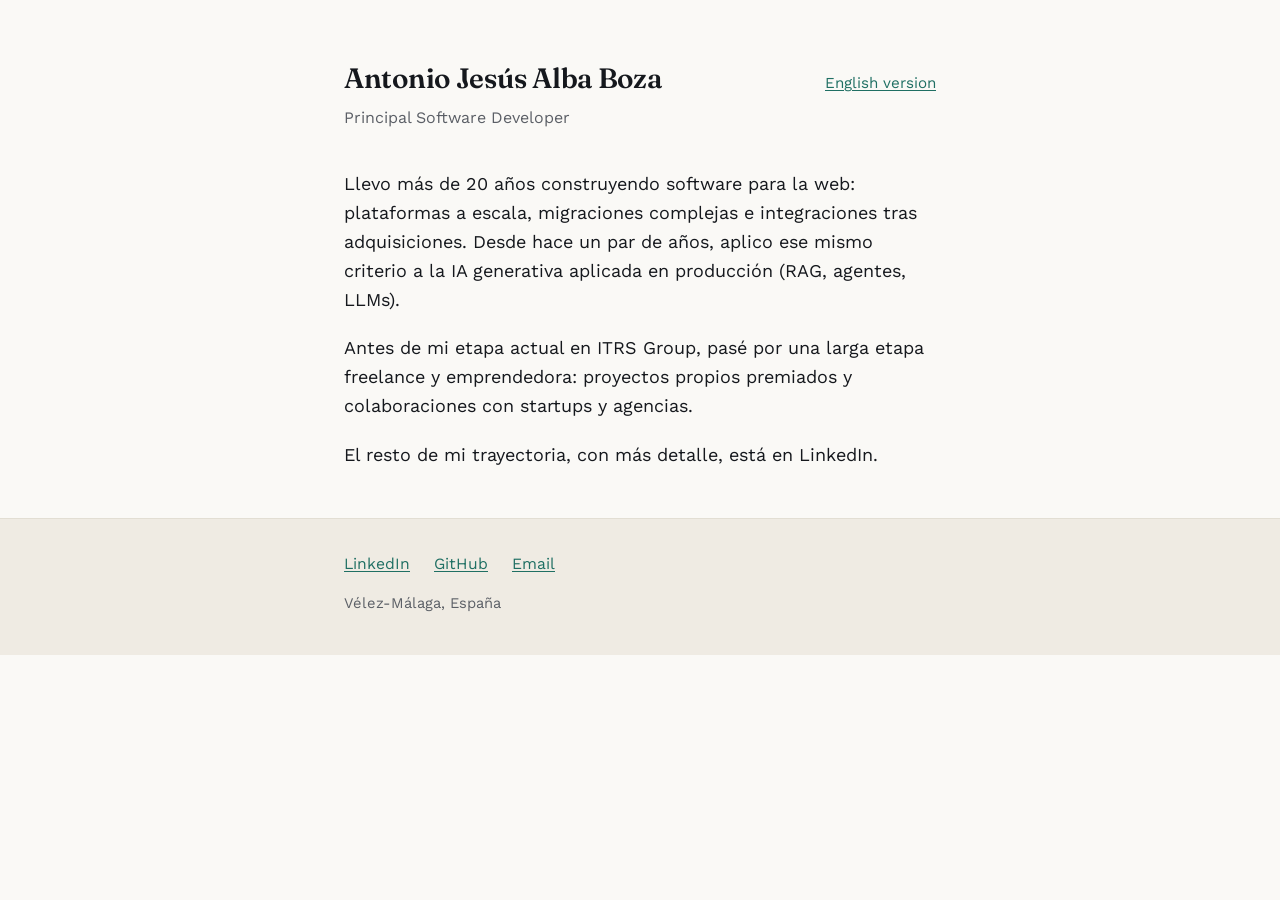
<file: index.html>
<!doctype html>
<html lang="es">
<head>
<meta charset="utf-8">
<meta name="viewport" content="width=device-width, initial-scale=1">
<title>Antonio Jesús Alba Boza · Principal Software Developer</title>
<meta name="description" content="Antonio Jesús Alba Boza, Principal Software Developer en ITRS Group. Plataformas web a escala e IA generativa aplicada.">
<link rel="alternate" hreflang="es" href="https://www.malagaonrails.com/">
<link rel="alternate" hreflang="en" href="https://www.malagaonrails.com/en.html">
<link rel="preconnect" href="https://fonts.googleapis.com">
<link rel="preconnect" href="https://fonts.gstatic.com" crossorigin>
<link href="https://fonts.googleapis.com/css2?family=Fraunces:wght@600&family=Work+Sans:wght@400;500&display=swap" rel="stylesheet">
<link rel="stylesheet" href="styles.css">

<meta name="googlebot" content="index,follow, all">
<meta name="robots" content="index,follow,all">
<meta name="verify-v1" content="Wf6NsH7ViG6JtGZ2o75orETMTnLMRBXufzY7yamyyqk=">

<!-- Google Tag Manager -->
<script>(function(w,d,s,l,i){w[l]=w[l]||[];w[l].push({'gtm.start':
new Date().getTime(),event:'gtm.js'});var f=d.getElementsByTagName(s)[0],
j=d.createElement(s),dl=l!='dataLayer'?'&l='+l:'';j.async=true;j.src=
'https://www.googletagmanager.com/gtm.js?id='+i+dl;f.parentNode.insertBefore(j,f);
})(window,document,'script','dataLayer','GTM-NZR7K3L');</script>
<!-- End Google Tag Manager -->

<link rel="shortcut icon" href="favicon.ico">
</head>
<body>

<header>
  <div class="wrap">
    <div>
      <p class="name">Antonio Jesús Alba Boza</p>
      <p class="role">Principal Software Developer</p>
    </div>
    <a class="lang-switch" href="en.html">English version</a>
  </div>
</header>

<main>
  <div class="wrap">
    <p>Llevo más de 20 años construyendo software para la web: plataformas a escala, migraciones complejas e integraciones tras adquisiciones. Desde hace un par de años, aplico ese mismo criterio a la IA generativa aplicada en producción (RAG, agentes, LLMs).</p>
    <p>Antes de mi etapa actual en ITRS Group, pasé por una larga etapa freelance y emprendedora: proyectos propios premiados y colaboraciones con startups y agencias.</p>
    <p>El resto de mi trayectoria, con más detalle, está en LinkedIn.</p>
  </div>
</main>

<footer>
  <div class="wrap">
    <ul class="contact-list">
      <li><a href="https://www.linkedin.com/in/malagaonrails" target="_blank" rel="noopener">LinkedIn</a></li>
      <li><a href="https://github.com/malagaonrails" target="_blank" rel="noopener">GitHub</a></li>
      <li><a href="mailto:jesus@malagaonrails.com">Email</a></li>
    </ul>
    <p class="location">Vélez-Málaga, España</p>
  </div>
</footer>

</body>
</html>
</file>
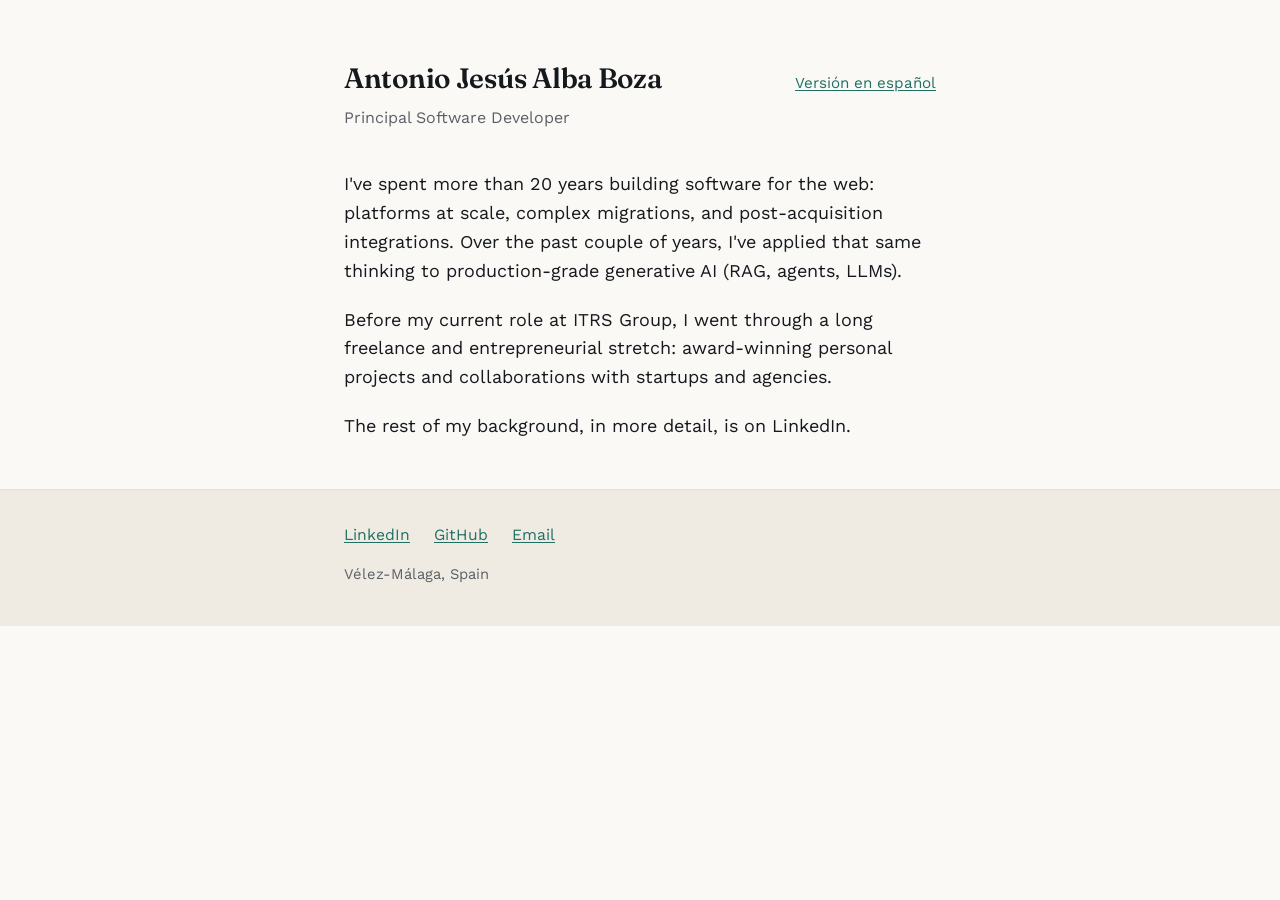
<file: en.html>
<!doctype html>
<html lang="en">
<head>
<meta charset="utf-8">
<meta name="viewport" content="width=device-width, initial-scale=1">
<title>Antonio Jesús Alba Boza · Principal Software Developer</title>
<meta name="description" content="Antonio Jesús Alba Boza, Principal Software Developer at ITRS Group. Web platforms at scale and applied generative AI.">
<link rel="alternate" hreflang="es" href="https://www.malagaonrails.com/">
<link rel="alternate" hreflang="en" href="https://www.malagaonrails.com/en.html">
<link rel="preconnect" href="https://fonts.googleapis.com">
<link rel="preconnect" href="https://fonts.gstatic.com" crossorigin>
<link href="https://fonts.googleapis.com/css2?family=Fraunces:wght@600&family=Work+Sans:wght@400;500&display=swap" rel="stylesheet">
<link rel="stylesheet" href="styles.css">
</head>
<body>

<header>
  <div class="wrap">
    <div>
      <p class="name">Antonio Jesús Alba Boza</p>
      <p class="role">Principal Software Developer</p>
    </div>
    <a class="lang-switch" href="index.html">Versión en español</a>
  </div>
</header>

<main>
  <div class="wrap">
    <p>I've spent more than 20 years building software for the web: platforms at scale, complex migrations, and post-acquisition integrations. Over the past couple of years, I've applied that same thinking to production-grade generative AI (RAG, agents, LLMs).</p>
    <p>Before my current role at ITRS Group, I went through a long freelance and entrepreneurial stretch: award-winning personal projects and collaborations with startups and agencies.</p>
    <p>The rest of my background, in more detail, is on LinkedIn.</p>
  </div>
</main>

<footer>
  <div class="wrap">
    <ul class="contact-list">
      <li><a href="https://www.linkedin.com/in/malagaonrails" target="_blank" rel="noopener">LinkedIn</a></li>
      <li><a href="https://github.com/malagaonrails" target="_blank" rel="noopener">GitHub</a></li>
      <li><a href="mailto:jesus@malagaonrails.com">Email</a></li>
    </ul>
    <p class="location">Vélez-Málaga, Spain</p>
  </div>
</footer>

</body>
</html>
</file>
<file: styles.css>
:root {
  --ink: #15181D;
  --muted: #5B5F66;
  --bg: #FAF9F6;
  --surface: #EFEBE3;
  --accent: #1F6F63;
  --line: #E2DED3;
  --max-width: 640px;
}

* {
  box-sizing: border-box;
}

html {
  -webkit-text-size-adjust: 100%;
}

body {
  margin: 0;
  background: var(--bg);
  color: var(--ink);
  font-family: "Work Sans", -apple-system, BlinkMacSystemFont, "Segoe UI", sans-serif;
  font-size: 18px;
  line-height: 1.6;
}

a {
  color: var(--accent);
  text-decoration-thickness: 1px;
  text-underline-offset: 2px;
}

a:hover {
  text-decoration-thickness: 2px;
}

a:focus-visible,
button:focus-visible {
  outline: 2px solid var(--accent);
  outline-offset: 3px;
}

.wrap {
  max-width: var(--max-width);
  margin: 0 auto;
  padding: 0 24px;
}

header {
  padding: 56px 0 16px;
}

header .wrap {
  display: flex;
  align-items: baseline;
  justify-content: space-between;
  gap: 16px;
  flex-wrap: wrap;
}

.name {
  font-family: "Fraunces", Georgia, serif;
  font-weight: 600;
  font-size: 1.75rem;
  margin: 0;
  letter-spacing: -0.01em;
}

.role {
  margin: 4px 0 0;
  color: var(--muted);
  font-size: 1rem;
}

.lang-switch {
  font-size: 0.95rem;
  white-space: nowrap;
}

main {
  padding: 24px 0 48px;
}

main p {
  margin: 0 0 20px;
  max-width: 62ch;
}

main p:last-child {
  margin-bottom: 0;
}

footer {
  background: var(--surface);
  border-top: 1px solid var(--line);
  padding: 32px 0 40px;
}

.contact-list {
  list-style: none;
  margin: 0 0 16px;
  padding: 0;
  display: flex;
  flex-wrap: wrap;
  gap: 8px 24px;
  font-size: 0.98rem;
}

.contact-list li {
  margin: 0;
}

.location {
  margin: 0;
  color: var(--muted);
  font-size: 0.92rem;
}

@media (max-width: 480px) {
  body {
    font-size: 17px;
  }

  header {
    padding-top: 40px;
  }

  .name {
    font-size: 1.5rem;
  }
}
</file>
